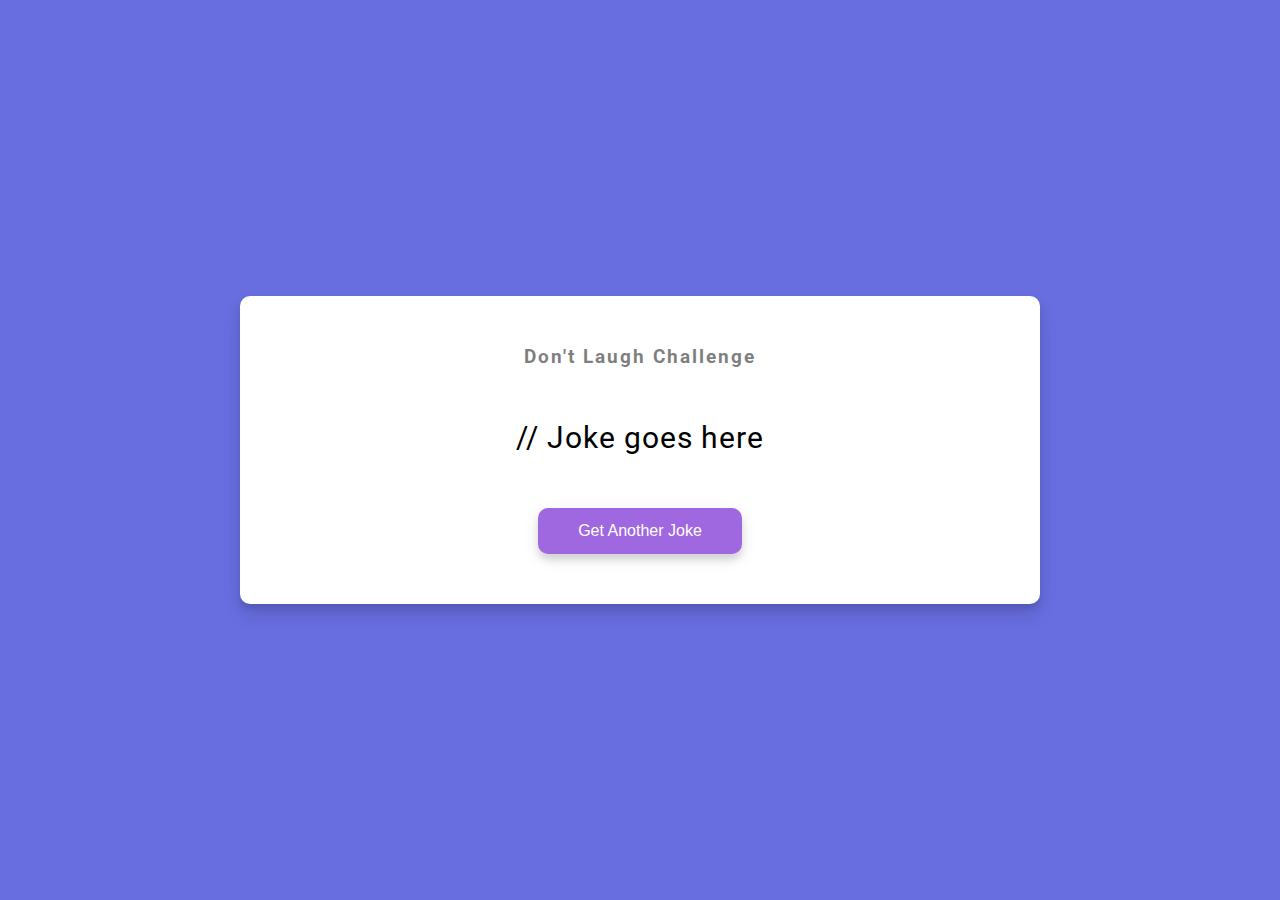
<file: Day10/index.html>
<!DOCTYPE html>
<html lang="en">
  <head>
    <meta charset="UTF-8" />
    <meta name="viewport" content="width=device-width, initial-scale=1.0" />
    <link rel="stylesheet" href="style.css" />
    <title>Dad Jokes</title>
  </head>
  <body>
    <div class="container">
      <h3>Don't Laugh Challenge</h3>
      <div id="joke" class="joke">// Joke goes here</div>
      <button id="jokeBtn" class="btn">Get Another Joke</button>
    </div>
    <script src="script.js"></script>
  </body>
</html>
</file>
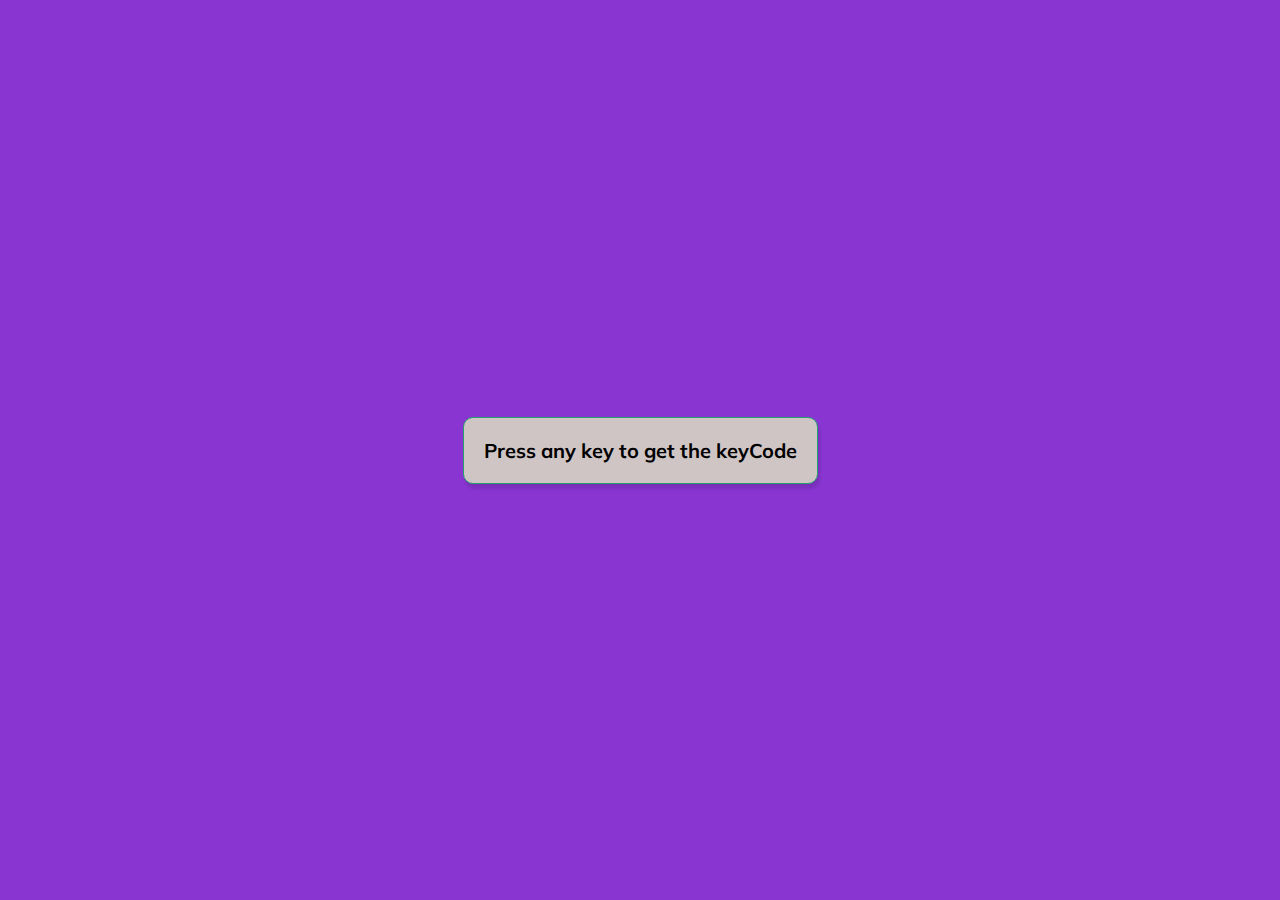
<file: Day11/index.html>
<!DOCTYPE html>
<html lang="en">
  <head>
    <meta charset="UTF-8" />
    <meta name="viewport" content="width=device-width, initial-scale=1.0" />
    <link rel="stylesheet" href="style.css" />
    <title>Event KeyCodes</title>
  </head>
  <body>
    <div id="insert">
      <div class="key">
        Press any key to get the keyCode
      </div>
    </div>
    <script src="script.js"></script>
  </body>
</html>
</file>
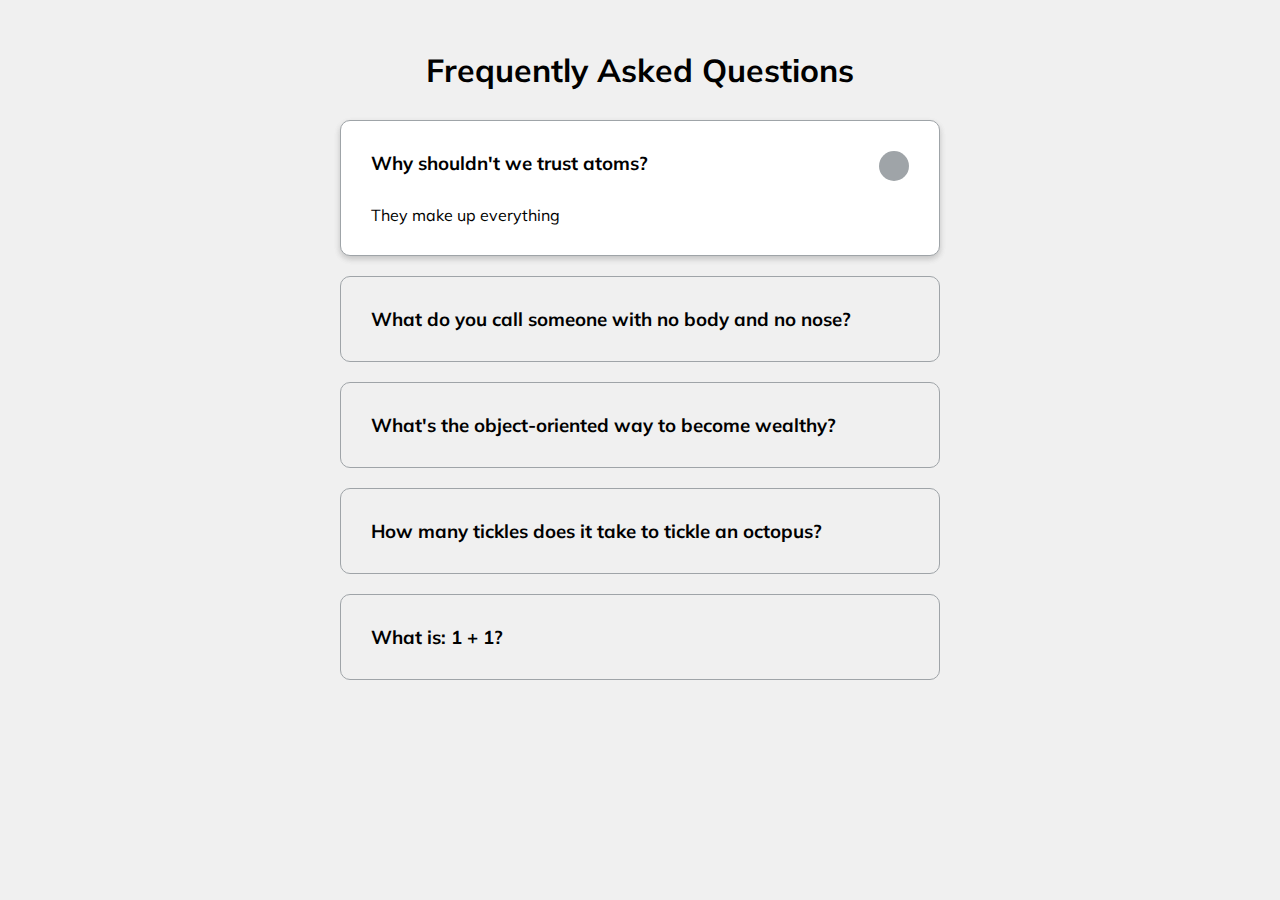
<file: Day12/index.html>
<!DOCTYPE html>
<html lang="en">
  <head>
    <meta charset="UTF-8" />
    <meta name="viewport" content="width=device-width, initial-scale=1.0" />
    <link rel="stylesheet" href="https://cdnjs.cloudflare.com/ajax/libs/font-awesome/5.14.0/css/all.min.css" integrity="sha512-1PKOgIY59xJ8Co8+NE6FZ+LOAZKjy+KY8iq0G4B3CyeY6wYHN3yt9PW0XpSriVlkMXe40PTKnXrLnZ9+fkDaog==" crossorigin="anonymous" />
    <link rel="stylesheet" href="style.css" />
    <title>FAQ</title>
  </head>
  <body>
    <h1>Frequently Asked Questions</h1>
    <div class="faq-container">
      <div class="faq active">
        <h3 class="faq-title">
          Why shouldn't we trust atoms?
        </h3>

        <p class="faq-text">
          They make up everything
        </p>

        <button class="faq-toggle">
          <i class="fas fa-chevron-down"></i>
          <i class="fas fa-times"></i>
        </button>
      </div>

      <div class="faq">
        <h3 class="faq-title">
          What do you call someone with no body and no nose?
        </h3>
        <p class="faq-text">
          Nobody knows.
        </p>
        <button class="faq-toggle">
          <i class="fas fa-chevron-down"></i>
          <i class="fas fa-times"></i>
        </button>
      </div>
      
      <div class="faq">
        <h3 class="faq-title">
          What's the object-oriented way to become wealthy?
        </h3>
        <p class="faq-text">
          Inheritance.
        </p>
        <button class="faq-toggle">
          <i class="fas fa-chevron-down"></i>
          <i class="fas fa-times"></i>
        </button>
      </div>
      
      <div class="faq">
        <h3 class="faq-title">
          How many tickles does it take to tickle an octopus?
        </h3>
        <p class="faq-text">
          Ten-tickles!
        </p>
        <button class="faq-toggle">
          <i class="fas fa-chevron-down"></i>
          <i class="fas fa-times"></i>
        </button>
      </div>
      
      <div class="faq">
        <h3 class="faq-title">
          What is: 1 + 1?
        </h3>
        <p class="faq-text">
          Depends on who are you asking.
        </p>
        <button class="faq-toggle">
          <i class="fas fa-chevron-down"></i>
          <i class="fas fa-times"></i>
        </button>
      </div>
    </div>
    <script src="script.js"></script>
  </body>
</html>
</file>
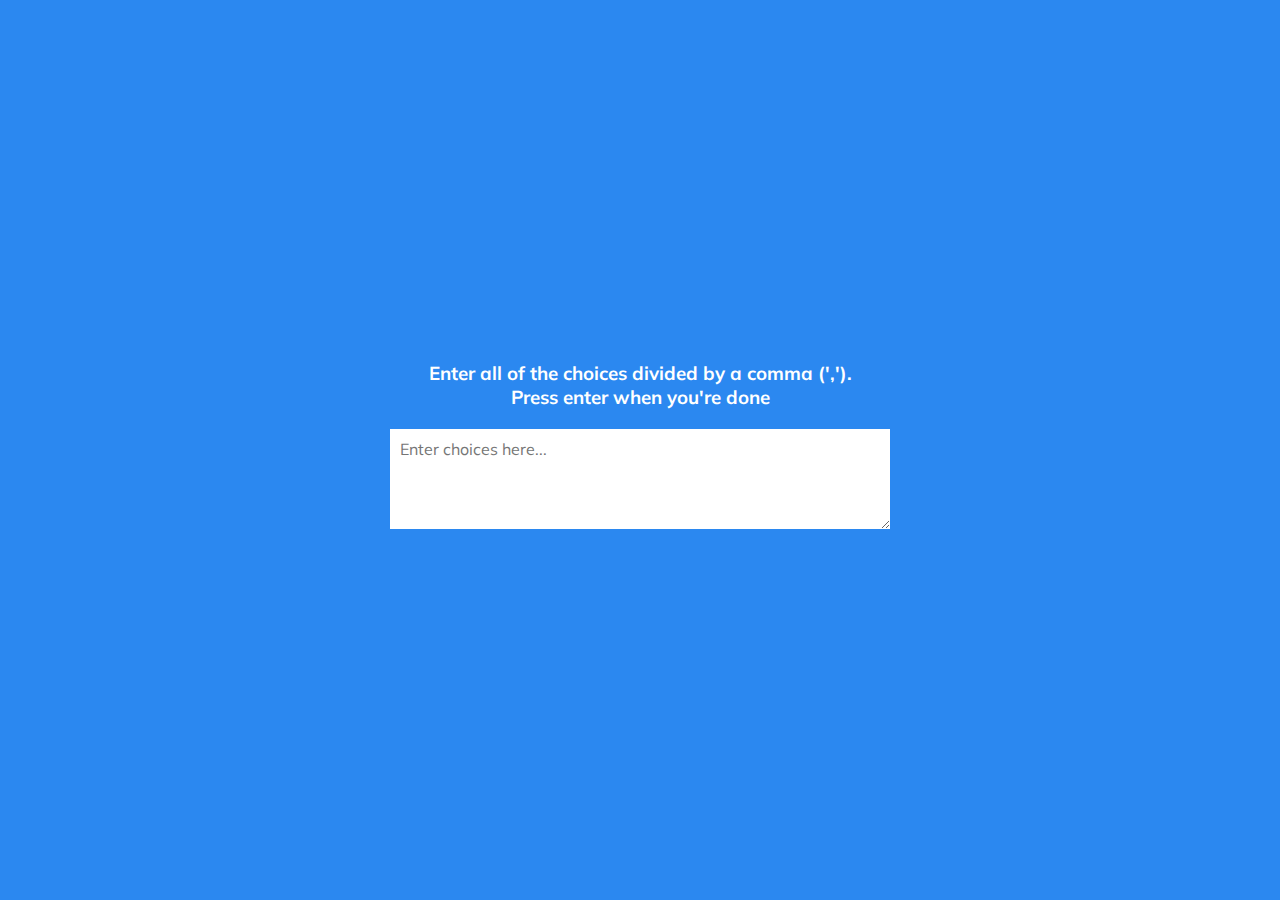
<file: Day13/index.html>
<!DOCTYPE html>
<html lang="en">
  <head>
    <meta charset="UTF-8" />
    <meta name="viewport" content="width=device-width, initial-scale=1.0" />
    <link rel="stylesheet" href="style.css" />
    <title>Random Choice Picker</title>
  </head>
  <body>
    <div class="container">
      <h3>Enter all of the choices divided by a comma (','). <br> Press enter when you're done</h3>
      <textarea placeholder="Enter choices here..." id="textarea"></textarea>

      <div id="tags"></div>
    </div>

    <script src="script.js"></script>
  </body>
</html>
</file>
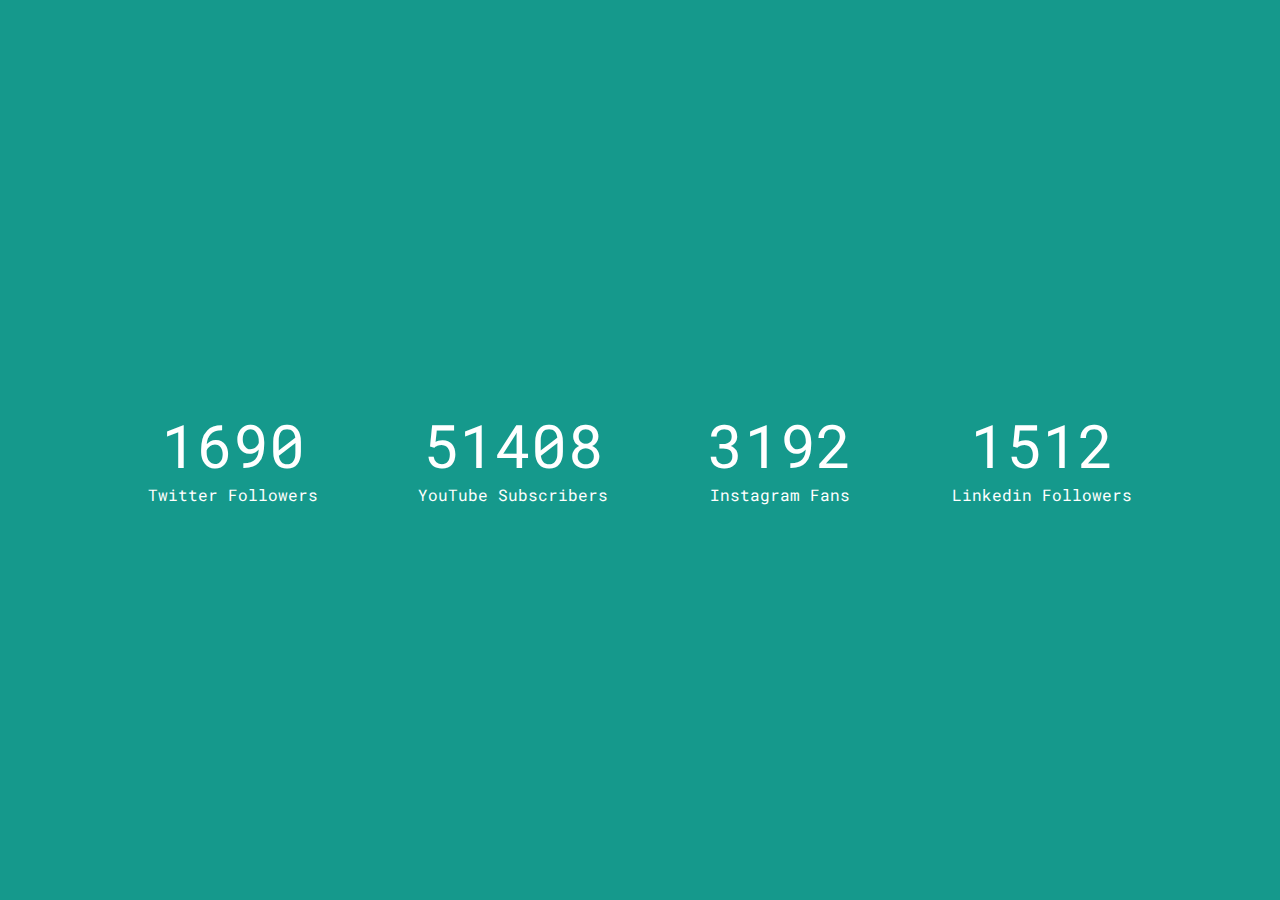
<file: Day14/index.html>
<!DOCTYPE html>
<html lang="en">
  <head>
    <meta charset="UTF-8" />
    <meta name="viewport" content="width=device-width, initial-scale=1.0" />
    <link rel="stylesheet" href="https://cdnjs.cloudflare.com/ajax/libs/font-awesome/5.14.0/css/all.min.css" integrity="sha512-1PKOgIY59xJ8Co8+NE6FZ+LOAZKjy+KY8iq0G4B3CyeY6wYHN3yt9PW0XpSriVlkMXe40PTKnXrLnZ9+fkDaog==" crossorigin="anonymous" />
    <link rel="stylesheet" href="style.css" />
    <title>Increment Counter</title>
  </head>
  <body>
    <div class="counter-container">
      <i class="fab fa-twitter fa-3x"></i>
      <div class="counter" data-target="2321"></div>
      <span>Twitter Followers</span>
    </div>

    <div class="counter-container">
      <i class="fab fa-youtube fa-3x"></i>
      <div class="counter" data-target="76392"></div>
      <span>YouTube Subscribers</span>
    </div>

    <div class="counter-container">
      <i class="fab fa-instagram fa-3x"></i>
      <div class="counter" data-target="4571"></div>
      <span>Instagram Fans</span>
    </div>

    <div class="counter-container">
        <i class="fab fa-linkedin fa-3x"></i>
        <div class="counter" data-target="2021"></div>
        <span>Linkedin Followers</span>
      </div>
    <script src="script.js"></script>
  </body>
</html>
</file>
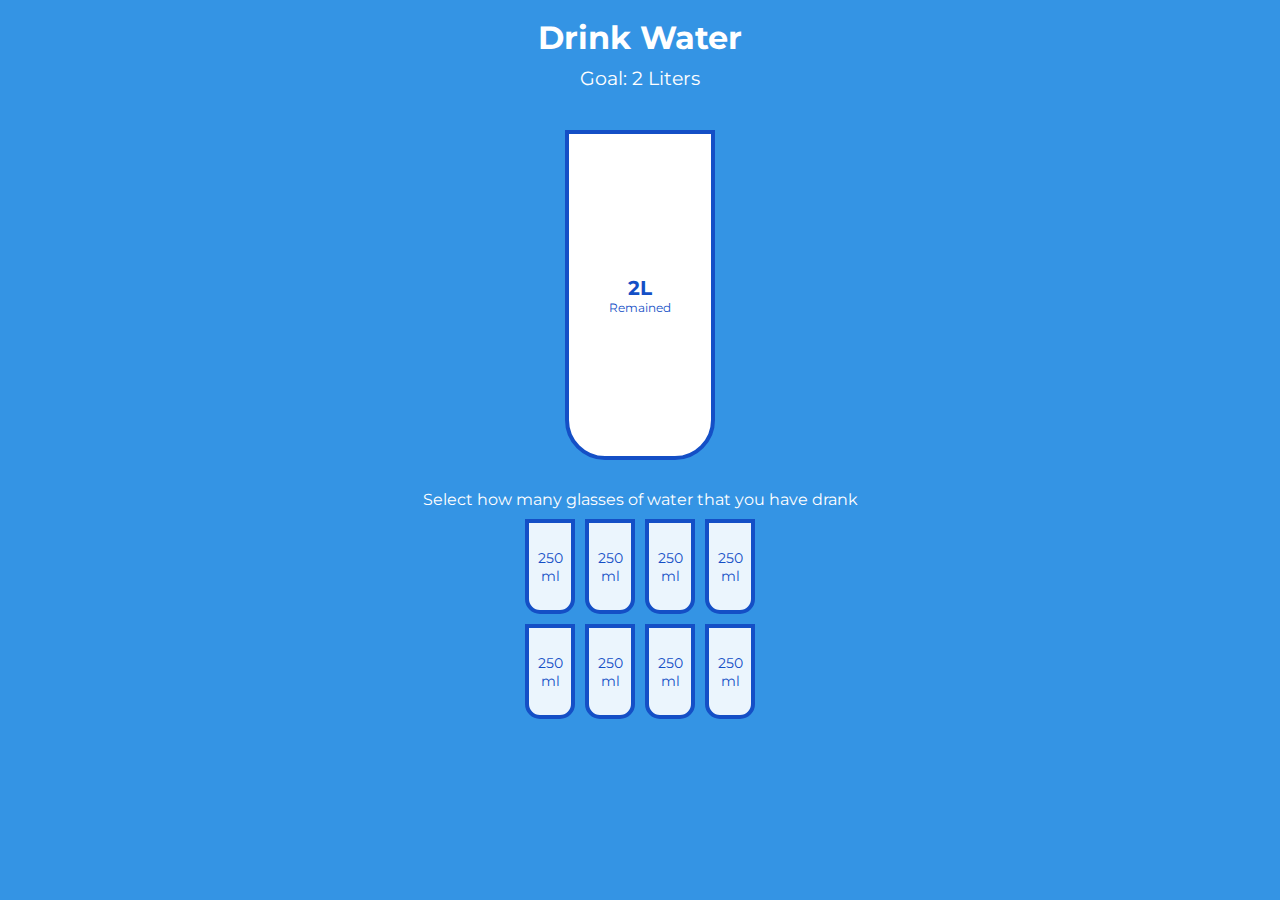
<file: Day16/index.html>
<!DOCTYPE html>
<html lang="en">
  <head>
    <meta charset="UTF-8" />
    <meta name="viewport" content="width=device-width, initial-scale=1.0" />
    <link rel="stylesheet" href="style.css" />
    <title>Drink Water</title>
  </head>
  <body>
    <h1>Drink Water</h1>
    <h3>Goal: 2 Liters</h3>

    <div class="cup">
      <div class="remained" id="remained">
        <span id="liters"></span>
        <small>Remained</small>
      </div>

      <div class="percentage" id="percentage"></div>
    </div>

    <p class="text">Select how many glasses of water that you have drank</p>

    <div class="cups">
      <div class="cup cup-small">250 ml</div>
      <div class="cup cup-small">250 ml</div>
      <div class="cup cup-small">250 ml</div>
      <div class="cup cup-small">250 ml</div>
      <div class="cup cup-small">250 ml</div>
      <div class="cup cup-small">250 ml</div>
      <div class="cup cup-small">250 ml</div>
      <div class="cup cup-small">250 ml</div>
    </div>

    <script src="script.js"></script>
  </body>
</html>
</file>
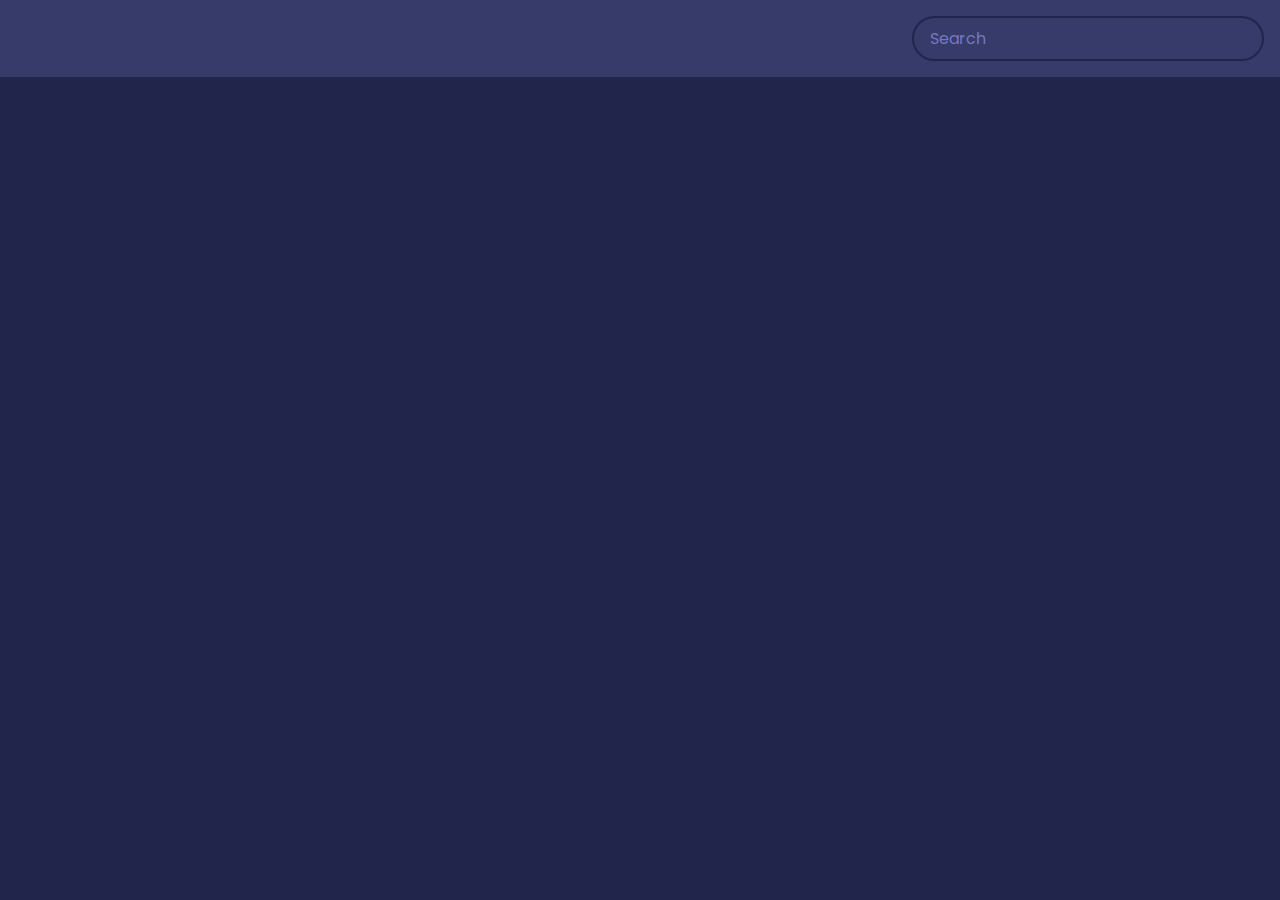
<file: Day17/index.html>
<!DOCTYPE html>
<html lang="en">
  <head>
    <meta charset="UTF-8" />
    <meta name="viewport" content="width=device-width, initial-scale=1.0" />
    <link rel="stylesheet" href="style.css" />
    <title>Movie App</title>
  </head>
  <body>
    <header>
      <form id="form">
        <input type="text" id="search" class="search" placeholder="Search">
      </form>
    </header>

    <main id="main"></main>

    <script src="script.js"></script>
  </body>
</html>
</file>
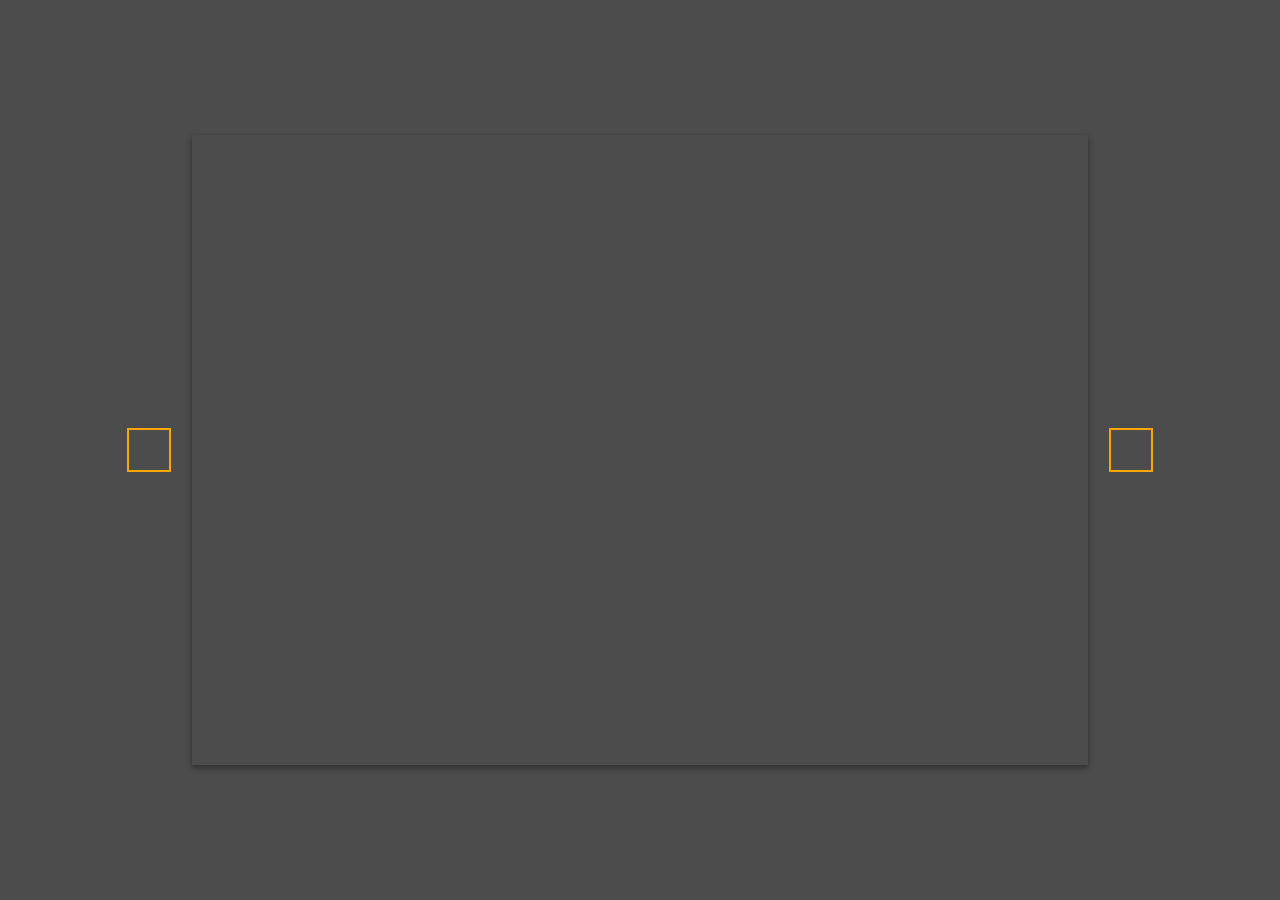
<file: Day18/index.html>
<!DOCTYPE html>
<html lang="en">
  <head>
    <meta charset="UTF-8" />
    <meta name="viewport" content="width=device-width, initial-scale=1.0" />
    <link
      rel="stylesheet"
      href="https://cdnjs.cloudflare.com/ajax/libs/font-awesome/5.14.0/css/all.min.css"
      integrity="sha512-1PKOgIY59xJ8Co8+NE6FZ+LOAZKjy+KY8iq0G4B3CyeY6wYHN3yt9PW0XpSriVlkMXe40PTKnXrLnZ9+fkDaog=="
      crossorigin="anonymous"
    />
    <link rel="stylesheet" href="style.css" />
    <title>Background Slider</title>
  </head>
  <body>
    <div class="slider-container">
      <div
        class="slide active"
        style="
          background-image: url('https://images.unsplash.com/photo-1549880338-65ddcdfd017b?ixlib=rb-1.2.1&ixid=eyJhcHBfaWQiOjEyMDd9&auto=format&fit=crop&w=2100&q=80');
        "
      ></div>
      <div
        class="slide"
        style="
          background-image: url('https://images.unsplash.com/photo-1511593358241-7eea1f3c84e5?ixlib=rb-1.2.1&ixid=eyJhcHBfaWQiOjEyMDd9&auto=format&fit=crop&w=1934&q=80');
        "
      ></div>

      <div
        class="slide"
        style="
          background-image: url('https://images.unsplash.com/photo-1495467033336-2effd8753d51?ixlib=rb-1.2.1&ixid=eyJhcHBfaWQiOjEyMDd9&auto=format&fit=crop&w=2100&q=80');
        "
      ></div>

      <div
        class="slide"
        style="
          background-image: url('https://images.unsplash.com/photo-1522735338363-cc7313be0ae0?ixlib=rb-1.2.1&ixid=eyJhcHBfaWQiOjEyMDd9&auto=format&fit=crop&w=2689&q=80');
        "
      ></div>

      <div
        class="slide"
        style="
          background-image: url('https://images.unsplash.com/photo-1559087867-ce4c91325525?ixlib=rb-1.2.1&ixid=eyJhcHBfaWQiOjEyMDd9&auto=format&fit=crop&w=2100&q=80');
        "
      ></div>

      <button class="arrow left-arrow" id="left">
        <i class="fas fa-arrow-left"></i>
      </button>

      <button class="arrow right-arrow" id="right">
        <i class="fas fa-arrow-right"></i>
      </button>
    </div>
    <script src="script.js"></script>
  </body>
</html>
</file>
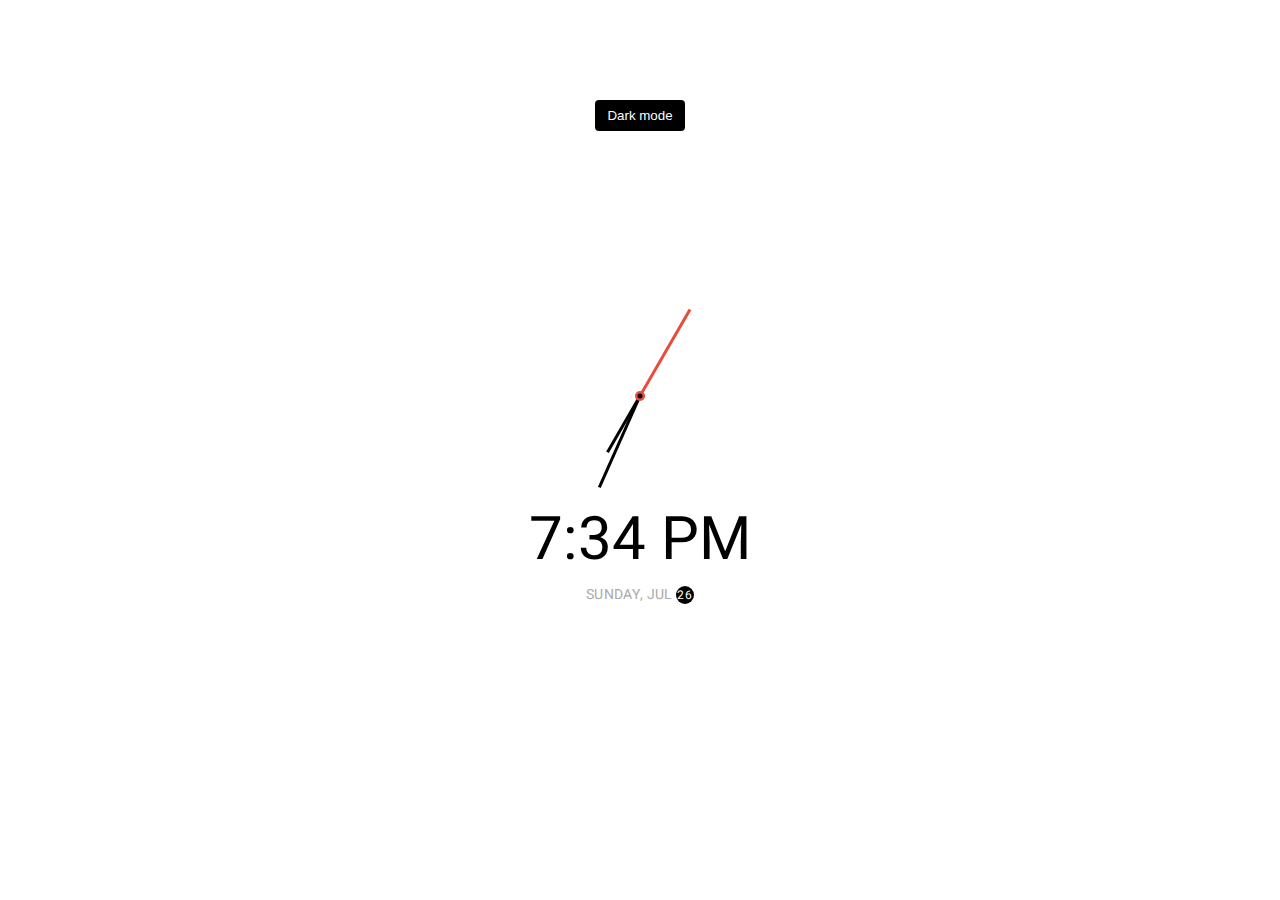
<file: Day19/index.html>
<!DOCTYPE html>
<html lang="en">
  <head>
    <meta charset="UTF-8" />
    <meta name="viewport" content="width=device-width, initial-scale=1.0" />
    <link rel="stylesheet" href="style.css" />
    <title>Theme Clock</title>
  </head>
  <body>
    <!-- Inspired by this dribbble shot https://dribbble.com/shots/5958443-Alarm-clock -->

    <button class="toggle">Dark mode</button>

    <div class="clock-container">
      <div class="clock">
        <div class="needle hour"></div>
        <div class="needle minute"></div>
        <div class="needle second"></div>
        <div class="center-point"></div>
      </div>

      <div class="time"></div>
      <div class="date"></div>
    </div>

    <script src="script.js"></script>
  </body>
</html>
</file>
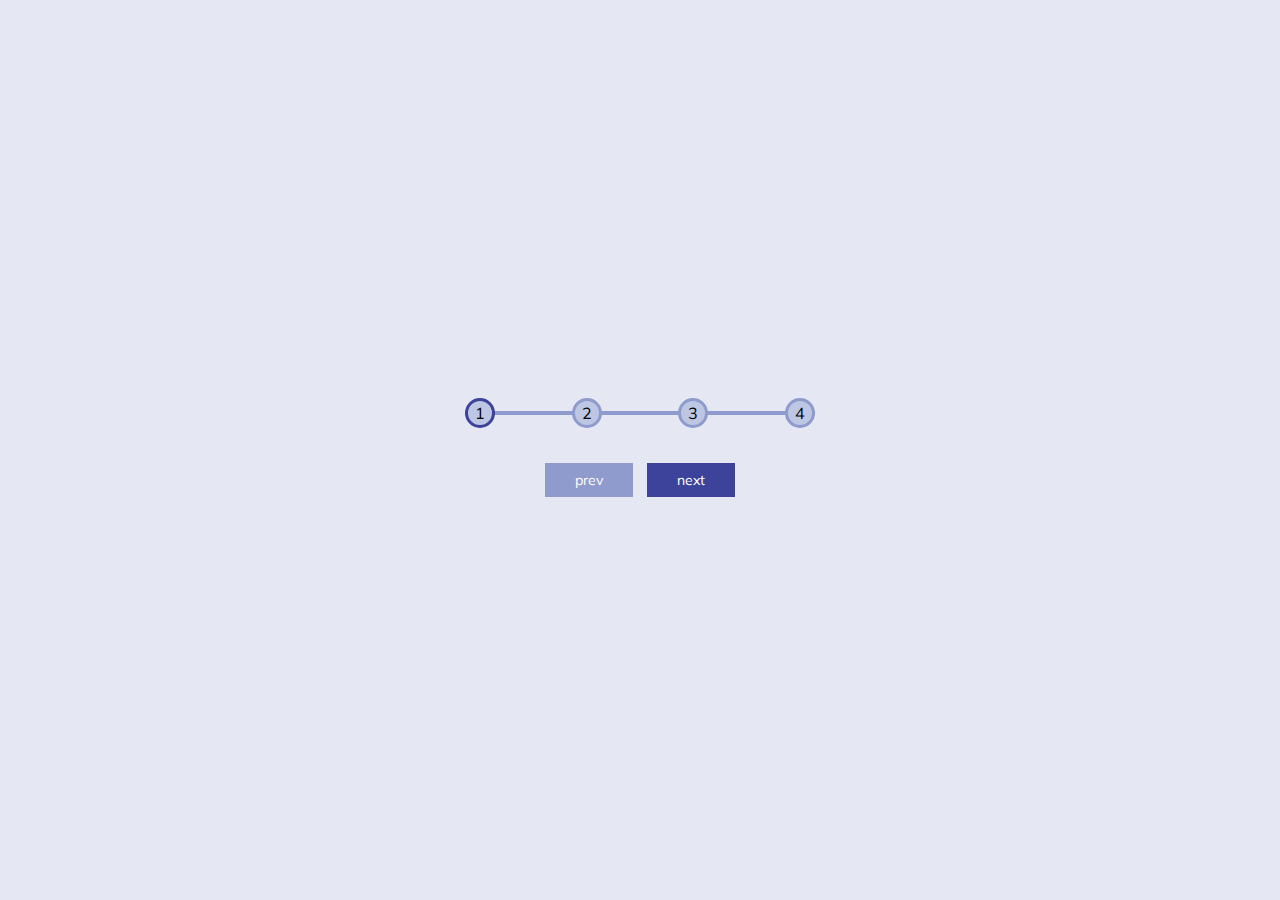
<file: Day2/index.html>
<!DOCTYPE html>
<html lang="en">
<head>
    <meta charset="UTF-8">
    <meta http-equiv="X-UA-Compatible" content="IE=edge">
    <meta name="viewport" content="width=device-width, initial-scale=1.0">
    <!-- <link rel="stylesheet" href="https://cdnjs.cloudflare.com/ajax/libs/font-awesome/6.1.1/css/all.min.css" integrity="sha512-KfkfwYDsLkIlwQp6LFnl8zNdLGxu9YAA1QvwINks4PhcElQSvqcyVLLD9aMhXd13uQjoXtEKNosOWaZqXgel0g==" crossorigin="anonymous" referrerpolicy="no-referrer" /> -->
    <link rel="stylesheet" href="style.css">
    <title>progress steps</title>
</head>
<body>
<div class="container">
    <div class="progress_container">
        <div class="progress" id="progress"></div>
        <div class="circle active">1</div>
        <div class="circle">2</div>
        <div class="circle">3</div>
        <div class="circle">4</div>
    </div>
    <button class="btn" id="prev" disabled>prev</button>
    <button class="btn" id="next">next</button>
</div>
    <script src="script.js"></script>
</body>
</html>
</file>
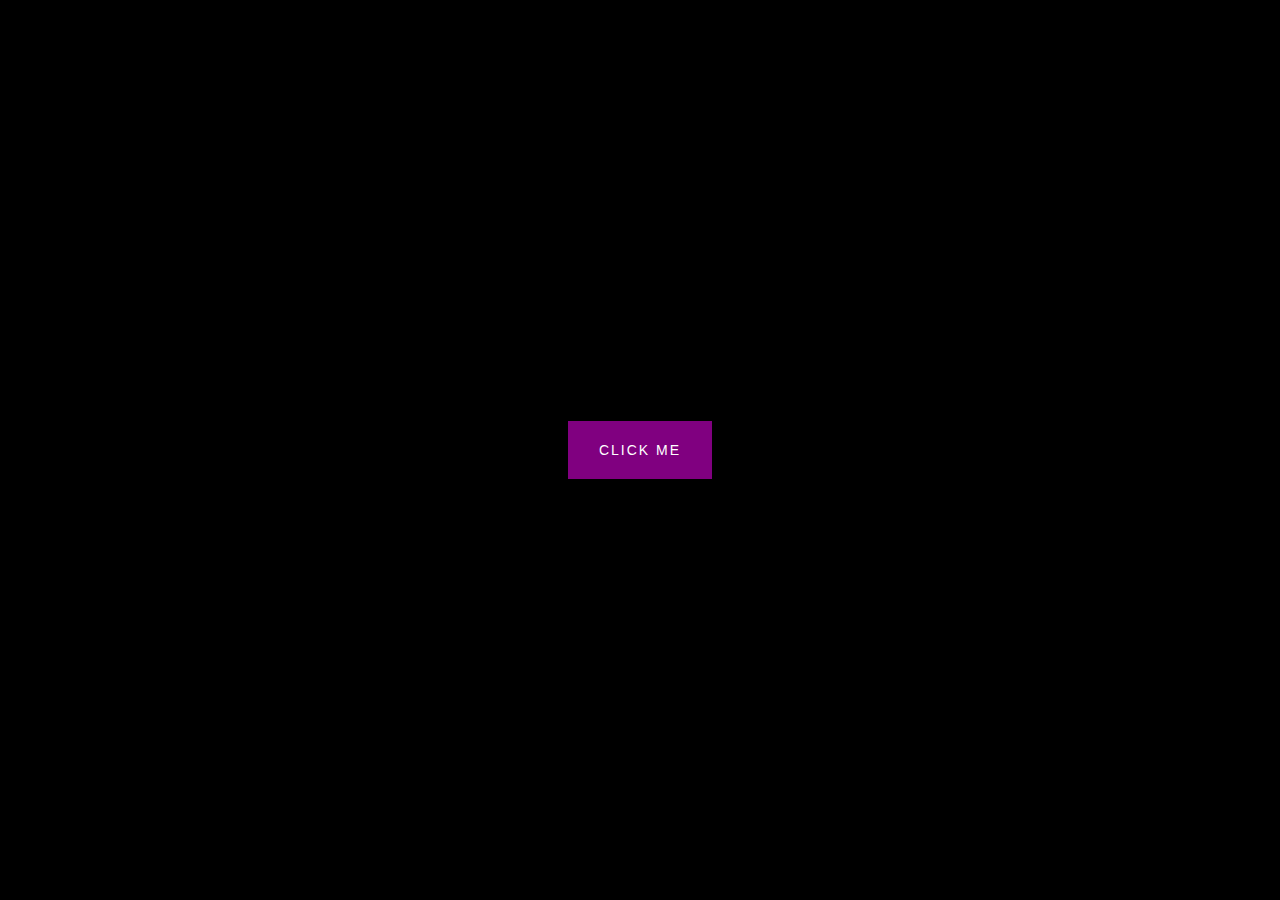
<file: Day20/index.html>
<!DOCTYPE html>
<html lang="en">
  <head>
    <meta charset="UTF-8" />
    <meta name="viewport" content="width=device-width, initial-scale=1.0" />
    <link rel="stylesheet" href="style.css" />
    <title>Button Ripple Effect</title>
  </head>
  <body>
    <button class="ripple">Click Me</button>
    <script src="script.js"></script>
  </body>
</html>
</file>
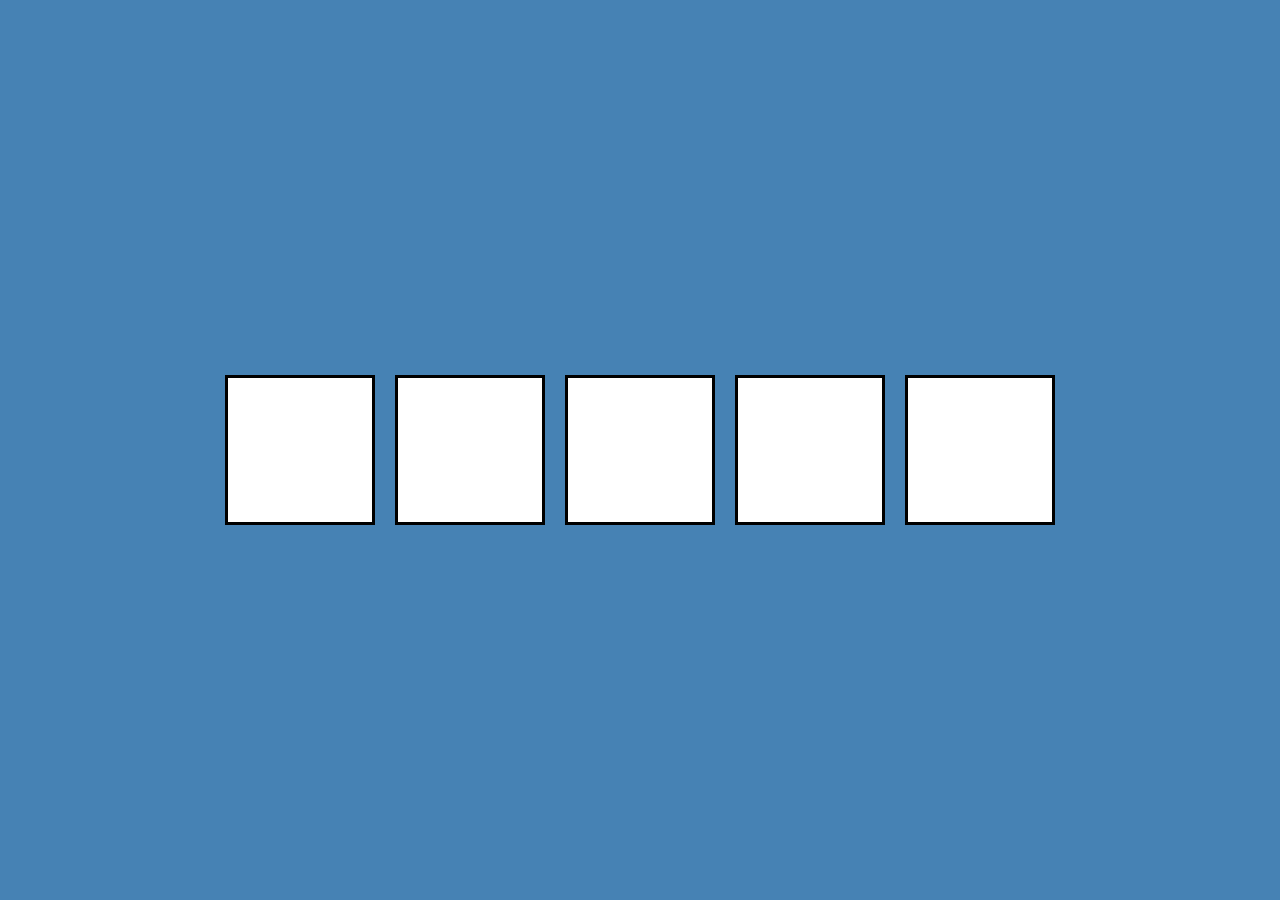
<file: Day21/index.html>
<!DOCTYPE html>
<html lang="en">
  <head>
    <meta charset="UTF-8" />
    <meta name="viewport" content="width=device-width, initial-scale=1.0" />
    <link rel="stylesheet" href="style.css" />
    <title>Drag N Drop</title>
  </head>
  <body>
    <div class="empty">
      <div class="fill" draggable="true"></div>
    </div>
    <div class="empty"></div>
    <div class="empty"></div>
    <div class="empty"></div>
    <div class="empty"></div>

    <script src="script.js"></script>
  </body>
</html>
</file>
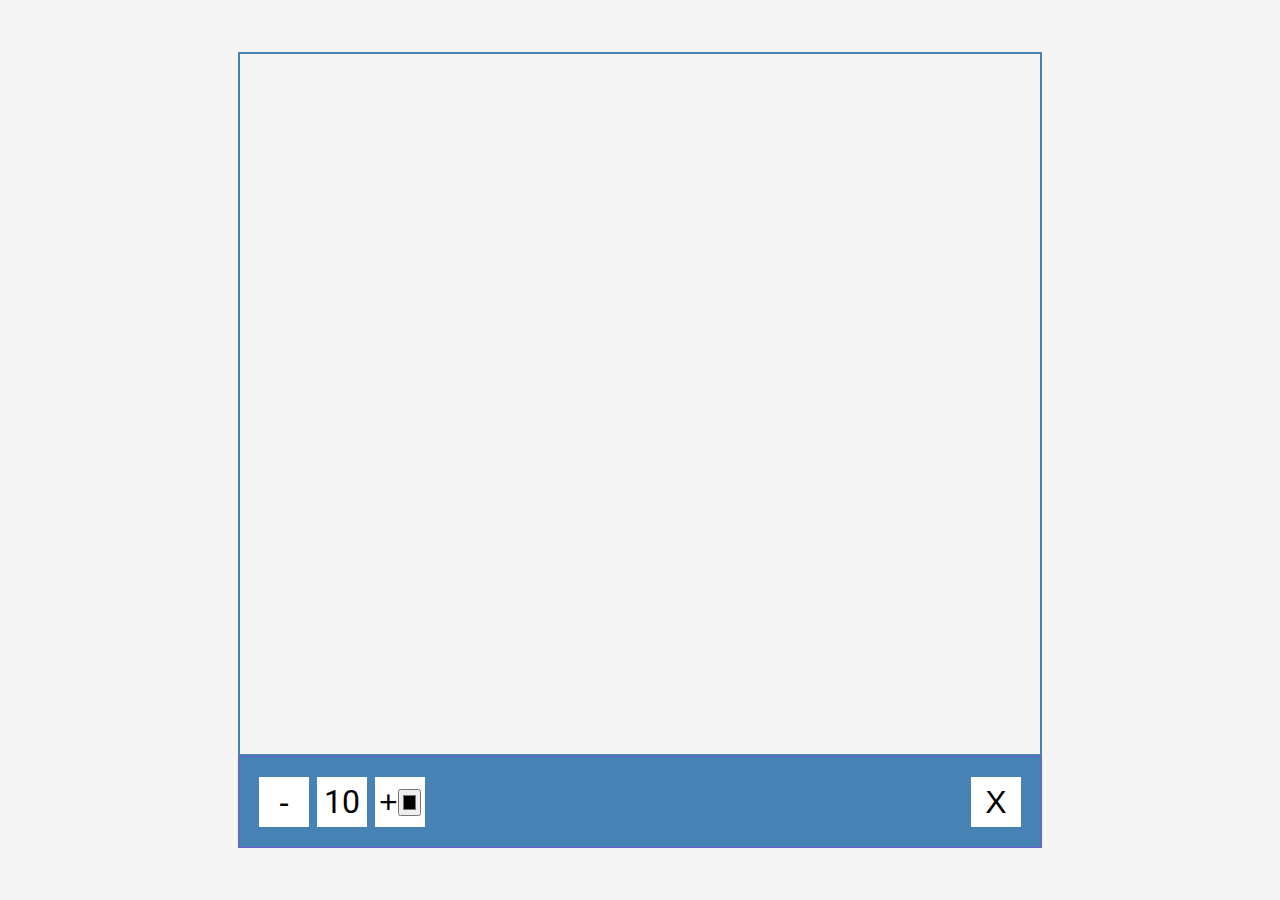
<file: Day22/index.html>
<!DOCTYPE html>
<html lang="en">
  <head>
    <meta charset="UTF-8" />
    <meta name="viewport" content="width=device-width, initial-scale=1.0" />
    <link rel="stylesheet" href="style.css" />
    <title>Drawing App</title>
  </head>
  <body>
    <canvas id="canvas" width="800" height="700"></canvas>
    <div class="toolbox">
      <button id="decrease">-</button>
      <span id="size">10</span>
      <button id="increase">+
      <input type="color" id="color">
      <button id="clear">X</button>
    </div>

    <script src="script.js"></script>
  </body>
</html>
</file>
<file: Day10/style.css>
@import url('https://fonts.googleapis.com/css2?family=Roboto:wght@400;700&display=swap');

* {
  box-sizing: border-box;
}

body {
  background-color: #686de0;
  font-family: 'Roboto', sans-serif;
  display: flex;
  flex-direction: column;
  align-items: center;
  justify-content: center;
  height: 100vh;
  overflow: hidden;
  margin: 0;
  padding: 20px;
}

.container {
  background-color: #fff;
  border-radius: 10px;
  box-shadow: 0 10px 20px rgba(0, 0, 0, 0.1), 0 6px 6px rgba(0, 0, 0, 0.1);
  padding: 50px 20px;
  text-align: center;
  max-width: 100%;
  width: 800px;
}

h3 {
  margin: 0;
  opacity: 0.5;
  letter-spacing: 2px;
}

.joke {
  font-size: 30px;
  letter-spacing: 1px;
  line-height: 40px;
  margin: 50px auto;
  max-width: 600px;
}

.btn {
  background-color: #9f68e0;
  color: #fff;
  border: 0;
  border-radius: 10px;
  box-shadow: 0 5px 15px rgba(0, 0, 0, 0.1), 0 6px 6px rgba(0, 0, 0, 0.1);
  padding: 14px 40px;
  font-size: 16px;
  cursor: pointer;
}

.btn:active {
  transform: scale(0.98);
}

.btn:focus {
  outline: 0;
}
</file>
<file: Day11/style.css>
@import url('https://fonts.googleapis.com/css?family=Muli&display=swap');

* {
  box-sizing: border-box;
}

body {
  background-color: #8835d1;
  font-family: 'Muli', sans-serif;
  display: flex;
  align-items: center;
  justify-content: center;
  text-align: center;
  height: 100vh;
  overflow: hidden;
  margin: 0;
}

.key {
  border: 1px solid rgb(34, 161, 108);
  background-color: rgb(208, 197, 197);
  box-shadow: 2px 5px 3px rgba(0, 0, 0, 0.1);
  display: inline-flex;
  align-items: center;
  font-size: 20px;
  font-weight: bold;
  padding: 20px;
  flex-direction: column;
  margin: 10px;
  min-width: 150px;
  position: relative;
  border-radius: 10px;
}

.key small {
  position: absolute;
  top: -24px;
  left: 0;
  text-align: center;
  width: 100%;
  color: rgb(255, 255, 255);
  font-size: 14px;
}

@media(max-width:768px){
 .key{
   margin: 10px 0px;
  }
}
</file>
<file: Day12/style.css>
@import url('https://fonts.googleapis.com/css?family=Muli&display=swap');

* {
  box-sizing: border-box;
}

body {
  font-family: 'Muli', sans-serif;
  background-color: #f0f0f0;
}

h1 {
  margin: 50px 0 30px;
  text-align: center;
}

.faq-container {
  max-width: 600px;
  margin: 0 auto;
}

.faq {
  background-color: transparent;
  border: 1px solid #9fa4a8;
  border-radius: 10px;
  margin: 20px 0;
  padding: 30px;
  position: relative;
  overflow: hidden;
  transition: 0.3s ease;
}

.faq.active {
  background-color: #fff;
  box-shadow: 0 3px 6px rgba(0, 0, 0, 0.1), 0 3px 6px rgba(0, 0, 0, 0.1);
}

.faq.active::before,
.faq.active::after {
  content: '\f075';
  font-family: 'Font Awesome 5 Free';
  color: #2ecc71;
  font-size: 7rem;
  position: absolute;
  opacity: 0.2;
  top: 20px;
  left: 20px;
  z-index: 0;
}

.faq.active::before {
  color: #3498db;
  top: -10px;
  left: -30px;
  transform: rotateY(180deg);
}

.faq-title {
  margin: 0 35px 0 0;
}

.faq-text {
  display: none;
  margin: 30px 0 0;
}

.faq.active .faq-text {
  display: block;
}

.faq-toggle {
  background-color: transparent;
  border: 0;
  border-radius: 50%;
  cursor: pointer;
  display: flex;
  align-items: center;
  justify-content: center;
  font-size: 16px;
  padding: 0;
  position: absolute;
  top: 30px;
  right: 30px;
  height: 30px;
  width: 30px;
}

.faq-toggle:focus {
  outline: 0;
}

.faq-toggle .fa-times {
  display: none;
}

.faq.active .faq-toggle .fa-times {
  color: #fff;
  display: block;
}

.faq.active .faq-toggle .fa-chevron-down {
  display: none;
}

.faq.active .faq-toggle {
  background-color: #9fa4a8;
}
</file>
<file: Day13/style.css>
@import url('https://fonts.googleapis.com/css?family=Muli&display=swap');

* {
  box-sizing: border-box;
}

body {
  background-color: #2b88f0;
  font-family: 'Muli', sans-serif;
  display: flex;
  flex-direction: column;
  align-items: center;
  justify-content: center;
  height: 100vh;
  overflow: hidden;
  margin: 0;
}

h3 {
  color: #fff;
  margin: 10px 0 20px;
  text-align: center;
}

.container {
  width: 500px;
}

textarea {
  border: none;
  display: block;
  width: 100%;
  height: 100px;
  font-family: inherit;
  padding: 10px;
  margin: 0 0 20px;
  font-size: 16px;
}

textarea:focus {
  outline: none;
}

.tag {
  background-color: #f0932b;
  color: #fff;
  border-radius: 50px;
  padding: 10px 20px;
  margin: 0 5px 10px 0;
  font-size: 14px;
  display: inline-block;
}

.tag.highlight {
  background-color: #273c75;
}
</file>
<file: Day14/style.css>
@import url('https://fonts.googleapis.com/css?family=Roboto+Mono&display=swap');

* {
  box-sizing: border-box;
}

body {
  background-color: rgb(21, 153, 140);
  color: #fff;
  font-family: 'Roboto Mono', sans-serif;
  display: flex;
  align-items: center;
  justify-content: center;
  height: 100vh;
  overflow: hidden;
  margin: 0;
}

.counter-container {
  display: flex;
  flex-direction: column;
  justify-content: center;
  text-align: center;
  margin: 30px 50px;
}

.counter {
  font-size: 60px;
  margin-top: 10px;
}

@media (max-width: 580px) {
  body {
    flex-direction: column;
  }
}
</file>
<file: Day16/style.css>
@import url('https://fonts.googleapis.com/css?family=Montserrat:400,600&display=swap');

:root {
  --border-color: #144fc6;
  --fill-color: #6ab3f8;
}

* {
  box-sizing: border-box;
}

body {
  background-color: #3494e4;
  color: #fff;
  font-family: 'Montserrat', sans-serif;
  display: flex;
  flex-direction: column;
  align-items: center;
  margin-bottom: 40px;
}

h1 {
  margin: 10px 0 0;
}

h3 {
  font-weight: 400;
  margin: 10px 0;
}

.cup {
  background-color: #fff;
  border: 4px solid var(--border-color);
  color: var(--border-color);
  border-radius: 0 0 40px 40px;
  height: 330px;
  width: 150px;
  margin: 30px 0;
  display: flex;
  flex-direction: column;
  overflow: hidden;
}

.cup.cup-small {
  height: 95px;
  width: 50px;
  border-radius: 0 0 15px 15px;
  background-color: rgba(255, 255, 255, 0.9);
  cursor: pointer;
  font-size: 14px;
  align-items: center;
  justify-content: center;
  text-align: center;
  margin: 5px;
  transition: 0.3s ease;
}

.cup.cup-small.full {
  background-color: var(--fill-color);
  color: #fff;
}

.cups {
  display: flex;
  flex-wrap: wrap;
  align-items: center;
  justify-content: center;
  width: 280px;
}

.remained {
  display: flex;
  flex-direction: column;
  align-items: center;
  justify-content: center;
  text-align: center;
  flex: 1;
  transition: 0.3s ease;
}

.remained span {
  font-size: 20px;
  font-weight: bold;
}

.remained small {
  font-size: 12px;
}

.percentage {
  background-color: var(--fill-color);
  display: flex;
  align-items: center;
  justify-content: center;
  font-weight: bold;
  font-size: 30px;
  height: 0;
  transition: 0.3s ease;
}

.text {
  text-align: center;
  margin: 0 0 5px;
}
</file>
<file: Day17/style.css>
@import url('https://fonts.googleapis.com/css2?family=Poppins:wght@200;400&display=swap');

:root {
  --primary-color: #22254b;
  --secondary-color: #373b69;
}

* {
  box-sizing: border-box;
}

body {
  background-color: var(--primary-color);
  font-family: 'Poppins', sans-serif;
  margin: 0;
}

header {
  padding: 1rem;
  display: flex;
  justify-content: flex-end;
  background-color: var(--secondary-color);
}

.search {
  background-color: transparent;
  border: 2px solid var(--primary-color);
  border-radius: 50px;
  font-family: inherit;
  font-size: 1rem;
  padding: 0.5rem 1rem;
  color: #fff;
}

.search::placeholder {
  color: #7378c5;
}

.search:focus {
  outline: none;
  background-color: var(--primary-color);
}

main {
  display: flex;
  flex-wrap: wrap;
  justify-content: center;
}

.movie {
  width: 300px;
  margin: 1rem;
  background-color: var(--secondary-color);
  box-shadow: 0 4px 5px rgba(0, 0, 0, 0.2);
  position: relative;
  overflow: hidden;
  border-radius: 3px;
}

.movie img {
  width: 100%;
}

.movie-info {
  color: #eee;
  display: flex;
  align-items: center;
  justify-content: space-between;
  gap:0.2rem;
  padding: 0.5rem 1rem 1rem;
  letter-spacing: 0.5px;
}

.movie-info h3 {
  margin-top: 0;
}

.movie-info span {
  background-color: var(--primary-color);
  padding: 0.25rem 0.5rem;
  border-radius: 3px;
  font-weight: bold;
}

.movie-info span.green {
  color: lightgreen;
}

.movie-info span.orange {
  color: orange;
}

.movie-info span.red {
  color: red;
}

.overview {
  background-color: #fff;
  padding: 2rem;
  position: absolute;
  left: 0;
  bottom: 0;
  right: 0;
  max-height: 100%;
  transform: translateY(101%);
  overflow-y: auto;
  transition: transform 0.3s ease-in;
}

.movie:hover .overview {
  transform: translateY(0);
}
</file>
<file: Day18/style.css>
@import url('https://fonts.googleapis.com/css2?family=Roboto:wght@400;700&display=swap');

* {
  box-sizing: border-box;
}

body {
  font-family: 'Roboto', sans-serif;
  display: flex;
  flex-direction: column;
  align-items: center;
  justify-content: center;
  height: 100vh;
  overflow: hidden;
  margin: 0;
  background-position: center center;
  background-size: cover;
  transition: 0.4s;
}

body::before {
  content: '';
  position: absolute;
  top: 0;
  left: 0;
  width: 100%;
  height: 100vh;
  background-color: rgba(0, 0, 0, 0.7);
  z-index: -1;
}

.slider-container {
  box-shadow: 0 3px 6px rgba(0, 0, 0, 0.16), 0 3px 6px rgba(0, 0, 0, 0.23);
  height: 70vh;
  width: 70vw;
  position: relative;
  overflow: hidden;
}

.slide {
  opacity: 0;
  height: 100vh;
  width: 100vw;
  background-position: center center;
  background-size: cover;
  position: absolute;
  top: -15vh;
  left: -15vw;
  transition: 0.4s ease;
  z-index: 1;
}

.slide.active {
  opacity: 1;
}

.arrow {
  position: fixed;
  background-color: transparent;
  color: #fff;
  padding: 20px;
  font-size: 30px;
  border: 2px solid orange;
  top: 50%;
  transform: translateY(-50%);
  cursor: pointer;
}

.arrow:focus {
  outline: 0;
}

.left-arrow {
  left: calc(15vw - 65px);
}

.right-arrow {
  right: calc(15vw - 65px);
}
</file>
<file: Day19/style.css>
@import url('https://fonts.googleapis.com/css?family=Heebo:300&display=swap');

* {
  box-sizing: border-box;
}

:root {
  --primary-color: #000;
  --secondary-color: #fff;
}

html {
  transition: all 0.5s ease-in;
}

html.dark {
  --primary-color: #fff;
  --secondary-color: #333;
}

html.dark {
  background-color: #111;
  color: var(--primary-color);
}

body {
  font-family: 'Heebo', sans-serif;
  display: flex;
  align-items: center;
  justify-content: center;
  height: 100vh;
  overflow: hidden;
  margin: 0;
}

.toggle {
  cursor: pointer;
  background-color: var(--primary-color);
  color: var(--secondary-color);
  border: 0;
  border-radius: 4px;
  padding: 8px 12px;
  position: absolute;
  top: 100px;
}

.toggle:focus {
  outline: none;
}

.clock-container {
  display: flex;
  flex-direction: column;
  justify-content: space-between;
  align-items: center;
}

.clock {
  position: relative;
  width: 200px;
  height: 200px;
}

.needle {
  background-color: var(--primary-color);
  position: absolute;
  top: 50%;
  left: 50%;
  height: 65px;
  width: 3px;
  transform-origin: bottom center;
  transition: all 0.5s ease-in;
}

.needle.hour {
  transform: translate(-50%, -100%) rotate(0deg);
}

.needle.minute {
  transform: translate(-50%, -100%) rotate(0deg);
  height: 100px;
}

.needle.second {
  transform: translate(-50%, -100%) rotate(0deg);
  height: 100px;
  background-color: #e74c3c;
}

.center-point {
  background-color: #e74c3c;
  width: 10px;
  height: 10px;
  position: absolute;
  top: 50%;
  left: 50%;
  transform: translate(-50%, -50%);
  border-radius: 50%;
}

.center-point::after {
  content: '';
  background-color: var(--primary-color);
  width: 5px;
  height: 5px;
  position: absolute;
  top: 50%;
  left: 50%;
  transform: translate(-50%, -50%);
  border-radius: 50%;
}

.time {
  font-size: 60px;
}

.date {
  color: #aaa;
  font-size: 14px;
  letter-spacing: 0.3px;
  text-transform: uppercase;
}

.date .circle {
  background-color: var(--primary-color);
  color: var(--secondary-color);
  border-radius: 50%;
  height: 18px;
  width: 18px;
  display: inline-flex;
  align-items: center;
  justify-content: center;
  line-height: 18px;
  transition: all 0.5s ease-in;
  font-size: 12px;
}
</file>
<file: Day2/style.css>
@import url('https://fonts.googleapis.com/css?family=Muli&display=swap');

:root{
    --line-border-fill: #3d429a;
    --line-border-empty: #8f9acd; 
} 

*{
    box-sizing: border-box;
}

body{
    background-color: #e5e7f2;
    font-family: 'Muli', sans-serif;
    display: flex;
    align-items: center;
    justify-content: center;
    height: 100vh;
    overflow: hidden;
    margin: 0;
}

.container{
    text-align: center;
}

.progress_container{
    display: flex;
    justify-content: space-between;
    position: relative;
    margin-bottom: 30px;
    max-width: 100%;
    width: 350px;
}

.progress_container::before{
    content: '';
    background-color: var(--line-border-empty);
    position: absolute;
    top: 50%;
    left: 0;
    transform: translateY(-50%);
    height: 4px;
    width: 100%;
    z-index: -1;

}
.progress{
    background-color: var(--line-border-fill);
    position: absolute;
    top: 50%;
    left: 0;
    transform: translateY(-50%);
    height: 4px;
    width:0%;
    z-index: -1;
    transition: .75s ease;
}

.circle{
    background-color: rgb(189, 198, 227);
    color:rgb(0, 0, 0);
    border-radius: 50%;
    height: 30px;
    width: 30px;
    display: flex;
    align-items: center;
    justify-content: center;
    border: 3px solid var(--line-border-empty);
    transition: .4s ease ;

}
.circle.active{
    border-color: var(--line-border-fill );
}

.btn{
     background-color: var(--line-border-fill);
     color: rgb(255, 255, 255);
     border: 6px;
     cursor: pointer;
     font-family: inherit;
     padding: 8px 30px;
     margin: 5px;
     font-size: 14px;
}

.btn:active{
    transform: scale(0.98);
}

.btn:focus{
    outline: 0;
}

.btn:disabled{
    background-color: var(--line-border-empty);
    cursor: not-allowed;
}
</file>
<file: Day20/style.css>
@import url('https://fonts.googleapis.com/css2?family=Roboto:wght@400;700&display=swap');

* {
  box-sizing: border-box;
}

body {
  background-color: #000;
  font-family: 'Roboto', sans-serif;
  display: flex;
  flex-direction: column;
  align-items: center;
  justify-content: center;
  height: 100vh;
  overflow: hidden;
  margin: 0;
}

button {
  background-color: purple;
  color: #fff;
  border: 1px purple solid;
  font-size: 14px;
  text-transform: uppercase;
  letter-spacing: 2px;
  padding: 20px 30px;
  overflow: hidden;
  margin: 10px 0;
  position: relative;
}

button:focus {
  outline: none;
}

button .circle {
  position: absolute;
  background-color: #fff;
  width: 100px;
  height: 100px;
  border-radius: 50%;
  transform: translate(-50%, -50%) scale(0);
  animation: scale 0.5s ease-out;
}

@keyframes scale {
  to {
    transform: translate(-50%, -50%) scale(3);
    opacity: 0;
  }
}
</file>
<file: Day21/style.css>
* {
    box-sizing: border-box;
  }
  
  body {
    background-color: steelblue;
    display: flex;
    align-items: center;
    justify-content: center;
    height: 100vh;
    overflow: hidden;
    margin: 0;
  }
  
  .empty {
    height: 150px;
    width: 150px;
    margin: 10px;
    border: solid 3px black;
    background: white;
  }
  
  .fill {
    background-image: url('https://source.unsplash.com/random/150x150');
    height: 145px;
    width: 145px;
    cursor: pointer;
  }
  
  .hold {
    border: solid 5px #ccc;
  }
  
  .hovered {
    background-color: #333;
    border-color: white;
    border-style: dashed;
  }
  
  @media (max-width: 800px) {
    body {
      flex-direction: column;
    }
  }
</file>
<file: Day22/style.css>
@import url('https://fonts.googleapis.com/css2?family=Roboto:wght@400;700&display=swap');

* {
  box-sizing: border-box;
}

body {
  background-color: #f5f5f5;
  font-family: 'Roboto', sans-serif;
  display: flex;
  flex-direction: column;
  align-items: center;
  justify-content: center;
  height: 100vh;
  margin: 0;
}

canvas {
  border: 2px solid steelblue;
}

.toolbox {
  background-color: steelblue;
  border: 1px solid slateblue;
  display: flex;
  width: 804px;
  padding: 1rem;
}

.toolbox > * {
  background-color: #fff;
  border: none;
  display: inline-flex;
  align-items: center;
  justify-content: center;
  font-size: 2rem;
  height: 50px;
  width: 50px;
  margin: 0.25rem;
  padding: 0.25rem;
  cursor: pointer;
}

.toolbox > *:last-child {
  margin-left: auto;
}
</file>
